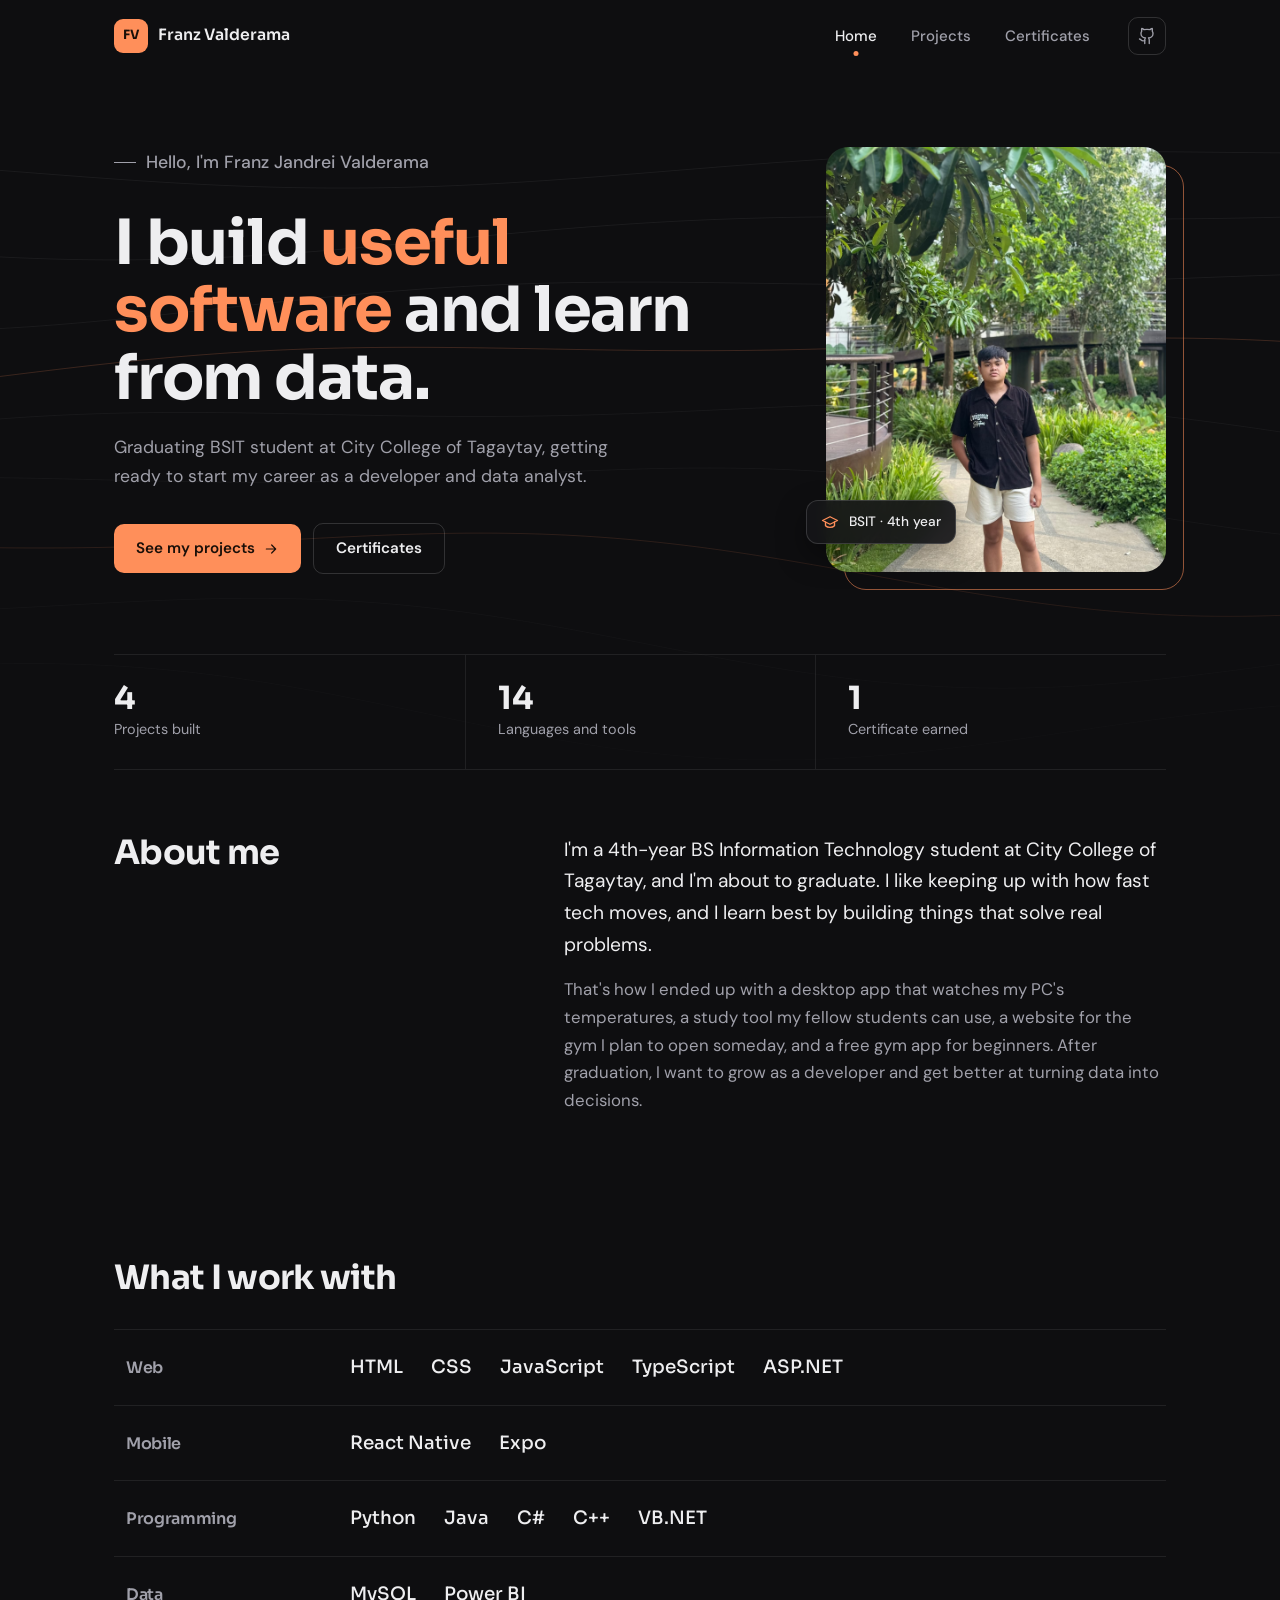
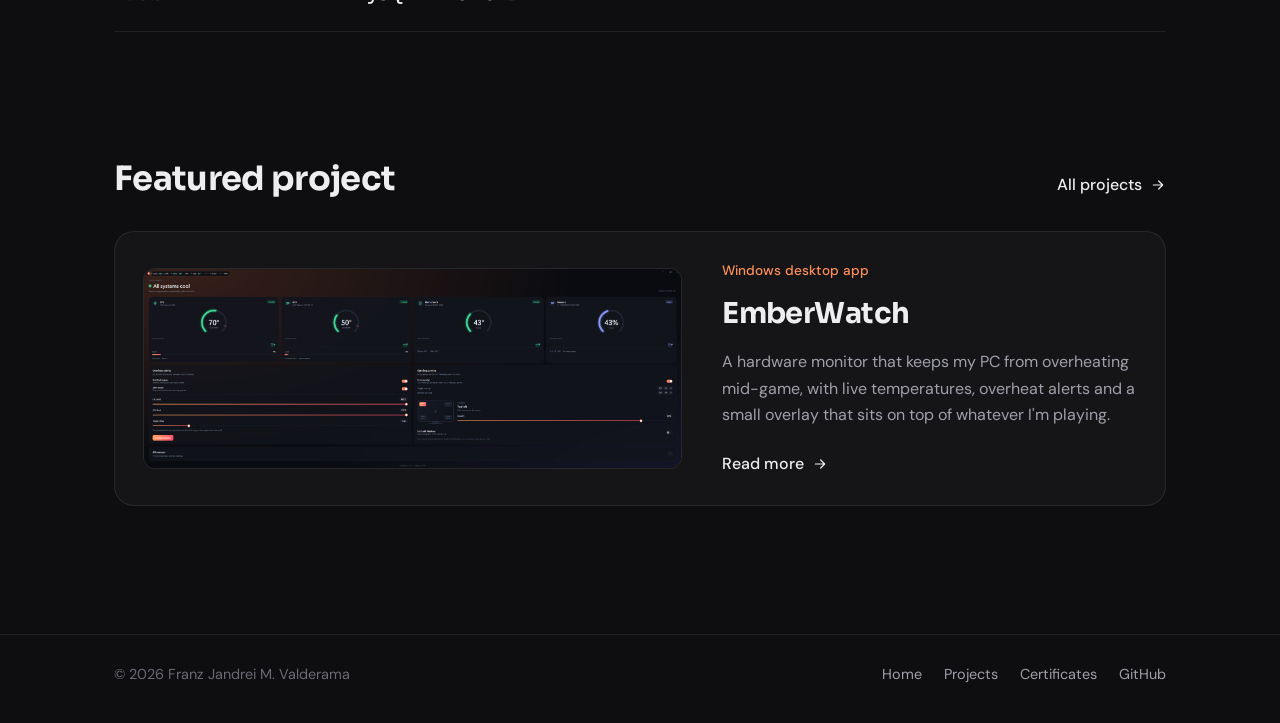
<file: index.html>
<!DOCTYPE html>
<html lang="en">
<head>
    <meta charset="UTF-8">
    <meta name="viewport" content="width=device-width, initial-scale=1.0">
    <title>Franz Valderama | Portfolio</title>
    <meta name="description" content="Portfolio of Franz Jandrei M. Valderama, an IT student, aspiring developer and data analyst.">
    <link rel="preconnect" href="https://fonts.googleapis.com">
    <link rel="preconnect" href="https://fonts.gstatic.com" crossorigin>
    <link href="https://fonts.googleapis.com/css2?family=DM+Sans:wght@400;500;600&family=Sora:wght@500;600;700&display=swap" rel="stylesheet">
    <link rel="stylesheet" href="style.css">
    <script>document.documentElement.classList.add('js');</script>
</head>
<body>

    <svg width="0" height="0" style="position:absolute" aria-hidden="true">
        <symbol id="i-github" viewBox="0 0 24 24"><path d="M15 22v-4a4.8 4.8 0 0 0-1-3.5c3 0 6-2 6-5.5.08-1.25-.27-2.48-1-3.5.28-1.15.28-2.35 0-3.5 0 0-1 0-3 1.5-2.64-.5-5.36-.5-8 0C6 2 5 2 5 2c-.3 1.15-.3 2.35 0 3.5A5.4 5.4 0 0 0 4 9c0 3.5 3 5.5 6 5.5-.39.49-.68 1.05-.85 1.65-.17.6-.22 1.23-.15 1.85v4"/><path d="M9 18c-4.51 2-5-2-7-2"/></symbol>
        <symbol id="i-menu" viewBox="0 0 24 24"><path d="M4 7h16M4 12h16M4 17h16"/></symbol>
        <symbol id="i-arrow-right" viewBox="0 0 24 24"><path d="M5 12h14M13 6l6 6-6 6"/></symbol>
        <symbol id="i-cap" viewBox="0 0 24 24"><path d="M22 10 12 5 2 10l10 5 10-5z"/><path d="M6 12v5c3 3 9 3 12 0v-5"/></symbol>
    </svg>

    <canvas id="waves" aria-hidden="true"></canvas>

    <header class="topnav">
        <div class="container">
            <a href="index.html" class="logo"><span class="logo-mark">FV</span>Franz Valderama</a>
            <nav class="nav-links" id="nav-links" aria-label="Main">
                <a href="index.html" class="active" aria-current="page">Home</a>
                <a href="projects.html">Projects</a>
                <a href="certificates.html">Certificates</a>
            </nav>
            <a href="https://github.com/dreijandrei" class="nav-icon" target="_blank" rel="noopener" aria-label="GitHub"><svg class="icon"><use href="#i-github"/></svg></a>
            <button class="menu-btn" aria-label="Open menu" aria-expanded="false" aria-controls="nav-links"><svg class="icon"><use href="#i-menu"/></svg></button>
        </div>
    </header>

    <main>
        <div class="container">

            <section class="hero">
                <div class="hero-text">
                    <p class="eyebrow">Hello, I'm Franz Jandrei Valderama</p>
                    <h1>I build <span class="accent">useful software</span> and learn from data.</h1>
                    <p>Graduating BSIT student at City College of Tagaytay, getting ready to start my career as a developer and data analyst.</p>
                    <div class="hero-actions">
                        <a href="projects.html" class="btn btn-primary">See my projects <svg class="icon"><use href="#i-arrow-right"/></svg></a>
                        <a href="certificates.html" class="btn btn-outline">Certificates</a>
                    </div>
                </div>

                <figure class="hero-photo">
                    <img src="profile.jpg" alt="Portrait of Franz Jandrei Valderama">
                    <figcaption class="photo-tag"><svg class="icon"><use href="#i-cap"/></svg>BSIT · 4th year</figcaption>
                </figure>
            </section>

            <div class="highlights reveal">
                <div><strong>4</strong><span>Projects built</span></div>
                <div><strong>14</strong><span>Languages and tools</span></div>
                <div><strong>1</strong><span>Certificate earned</span></div>
            </div>

            <section class="block about reveal">
                <h2>About me</h2>
                <div class="about-text">
                    <p>I'm a 4th-year BS Information Technology student at City College of Tagaytay, and I'm about to graduate. I like keeping up with how fast tech moves, and I learn best by building things that solve real problems.</p>
                    <p>That's how I ended up with a desktop app that watches my PC's temperatures, a study tool my fellow students can use, a website for the gym I plan to open someday, and a free gym app for beginners. After graduation, I want to grow as a developer and get better at turning data into decisions.</p>
                </div>
            </section>

            <section class="block">
                <div class="block-head reveal"><h2>What I work with</h2></div>
                <div class="skill-list reveal">
                    <div class="skill-row">
                        <h3>Web</h3>
                        <ul><li>HTML</li><li>CSS</li><li>JavaScript</li><li>TypeScript</li><li>ASP.NET</li></ul>
                    </div>
                    <div class="skill-row">
                        <h3>Mobile</h3>
                        <ul><li>React Native</li><li>Expo</li></ul>
                    </div>
                    <div class="skill-row">
                        <h3>Programming</h3>
                        <ul><li>Python</li><li>Java</li><li>C#</li><li>C++</li><li>VB.NET</li></ul>
                    </div>
                    <div class="skill-row">
                        <h3>Data</h3>
                        <ul><li>MySQL</li><li>Power BI</li></ul>
                    </div>
                </div>
            </section>

            <section class="block">
                <div class="block-head reveal">
                    <h2>Featured project</h2>
                    <a href="projects.html" class="arrow-link">All projects <svg class="icon"><use href="#i-arrow-right"/></svg></a>
                </div>
                <article class="featured reveal">
                    <a href="projects.html" class="featured-media">
                        <img src="images/emberwatch.png" alt="EmberWatch dashboard" loading="lazy">
                    </a>
                    <div>
                        <p class="label">Windows desktop app</p>
                        <h3>EmberWatch</h3>
                        <p>A hardware monitor that keeps my PC from overheating mid-game, with live temperatures, overheat alerts and a small overlay that sits on top of whatever I'm playing.</p>
                        <a href="projects.html" class="arrow-link">Read more <svg class="icon"><use href="#i-arrow-right"/></svg></a>
                    </div>
                </article>
            </section>

        </div>
    </main>

    <footer class="footer">
        <div class="container">
            <p>© 2026 Franz Jandrei M. Valderama</p>
            <nav aria-label="Footer">
                <a href="index.html">Home</a>
                <a href="projects.html">Projects</a>
                <a href="certificates.html">Certificates</a>
                <a href="https://github.com/dreijandrei" target="_blank" rel="noopener">GitHub</a>
            </nav>
        </div>
    </footer>

    <script src="script.js"></script>
</body>
</html>
</file>
<file: style.css>
:root {
    --bg: #0e0e10;
    --surface: #151518;
    --surface-2: #1b1b1f;
    --border: rgba(255, 255, 255, 0.08);
    --border-strong: rgba(255, 255, 255, 0.15);
    --text: #eeeef0;
    --muted: #a0a0aa;
    --faint: #6a6a74;
    --accent: #ff8f5a;
    --accent-strong: #ffa477;
    --accent-soft: rgba(255, 143, 90, 0.12);

    --heading: 'Sora', system-ui, sans-serif;
    --body: 'DM Sans', system-ui, sans-serif;

    --container: 1100px;
    --gutter: 24px;
    --ease: cubic-bezier(0.2, 0.7, 0.2, 1);
}

* {
    margin: 0;
    padding: 0;
    box-sizing: border-box;
}

html {
    scroll-behavior: smooth;
}

body {
    position: relative;
    font-family: var(--body);
    font-size: 16px;
    line-height: 1.65;
    color: var(--text);
    background: var(--bg);
    -webkit-font-smoothing: antialiased;
    overflow-x: hidden;
}

img {
    display: block;
    max-width: 100%;
}

a {
    color: inherit;
    text-decoration: none;
}

button {
    font: inherit;
    color: inherit;
    background: none;
    border: none;
    cursor: pointer;
}

h1, h2, h3 {
    font-family: var(--heading);
    letter-spacing: -0.02em;
}

svg.icon {
    width: 18px;
    height: 18px;
    flex-shrink: 0;
    fill: none;
    stroke: currentColor;
    stroke-width: 1.8;
    stroke-linecap: round;
    stroke-linejoin: round;
}

::selection {
    background: var(--accent);
    color: #1a0f08;
}

:focus-visible {
    outline: 2px solid var(--accent);
    outline-offset: 3px;
    border-radius: 6px;
}

.container {
    max-width: var(--container);
    margin: 0 auto;
    padding: 0 var(--gutter);
}

.accent {
    color: var(--accent);
}


/* --- BACKGROUND WAVES --- */
#waves {
    position: absolute;
    top: 0;
    left: 0;
    width: 100%;
    height: 100vh;
    z-index: -1;
    pointer-events: none;
    -webkit-mask-image: linear-gradient(to bottom, #000 30%, transparent 100%);
    mask-image: linear-gradient(to bottom, #000 30%, transparent 100%);
}


/* --- TOP NAV --- */
.topnav {
    position: sticky;
    top: 0;
    z-index: 50;
    border-bottom: 1px solid transparent;
    transition: background 0.3s, border-color 0.3s;
}

.topnav.scrolled {
    background: rgba(14, 14, 16, 0.8);
    backdrop-filter: blur(12px);
    -webkit-backdrop-filter: blur(12px);
    border-bottom-color: var(--border);
}

.topnav .container {
    display: flex;
    align-items: center;
    gap: 24px;
    height: 72px;
}

.logo {
    display: flex;
    align-items: center;
    gap: 10px;
    font-family: var(--heading);
    font-weight: 600;
    font-size: 0.98rem;
}

.logo-mark {
    display: grid;
    place-items: center;
    width: 34px;
    height: 34px;
    border-radius: 9px;
    background: var(--accent);
    color: #1a0f08;
    font-size: 0.8rem;
    font-weight: 700;
    letter-spacing: 0;
}

.nav-links {
    display: flex;
    gap: 6px;
    margin-left: auto;
}

.nav-links a {
    position: relative;
    padding: 8px 14px;
    font-size: 0.94rem;
    font-weight: 500;
    color: var(--muted);
    transition: color 0.2s;
}

.nav-links a:hover {
    color: var(--text);
}

.nav-links a.active {
    color: var(--text);
}

.nav-links a.active::after {
    content: '';
    position: absolute;
    left: 50%;
    bottom: 0;
    width: 5px;
    height: 5px;
    border-radius: 50%;
    background: var(--accent);
    transform: translateX(-50%);
}

.nav-icon {
    display: grid;
    place-items: center;
    width: 38px;
    height: 38px;
    border-radius: 10px;
    border: 1px solid var(--border-strong);
    color: var(--muted);
    transition: color 0.2s, border-color 0.2s;
}

.nav-icon:hover {
    color: var(--text);
    border-color: var(--muted);
}

.menu-btn {
    display: none;
}


/* --- PAGE --- */
main {
    animation: page-in 0.5s var(--ease);
}

@keyframes page-in {
    from { opacity: 0; transform: translateY(8px); }
}

.js .reveal {
    opacity: 0;
    transform: translateY(18px);
    transition: opacity 0.7s var(--ease), transform 0.7s var(--ease);
}

.js .reveal.show {
    opacity: 1;
    transform: none;
}

.page-intro {
    padding: 72px 0 56px;
}

.eyebrow {
    display: inline-flex;
    align-items: center;
    gap: 10px;
    font-size: 0.88rem;
    font-weight: 500;
    color: var(--accent);
    margin-bottom: 14px;
}

.eyebrow::before {
    content: '';
    width: 22px;
    height: 1.5px;
    background: currentColor;
}

.page-intro h1 {
    font-size: clamp(2.2rem, 5vw, 3.4rem);
    font-weight: 700;
    line-height: 1.1;
    margin-bottom: 12px;
}

.page-intro p {
    max-width: 560px;
    color: var(--muted);
    font-size: 1.05rem;
}

.block {
    padding: 64px 0;
}

.block-head {
    display: flex;
    align-items: flex-end;
    justify-content: space-between;
    gap: 20px;
    margin-bottom: 32px;
}

.block-head h2 {
    font-size: clamp(1.6rem, 3vw, 2.1rem);
    font-weight: 700;
    line-height: 1.15;
}

.arrow-link {
    display: inline-flex;
    align-items: center;
    gap: 8px;
    font-weight: 500;
    color: var(--text);
    transition: color 0.2s, gap 0.2s;
}

.arrow-link .icon {
    width: 16px;
    height: 16px;
}

.arrow-link:hover {
    color: var(--accent);
    gap: 12px;
}


/* --- BUTTONS --- */
.btn {
    display: inline-flex;
    align-items: center;
    gap: 8px;
    padding: 12px 22px;
    border-radius: 10px;
    font-weight: 600;
    font-size: 0.95rem;
    transition: background 0.2s, color 0.2s, border-color 0.2s, transform 0.2s;
}

.btn .icon {
    width: 16px;
    height: 16px;
}

.btn-primary {
    background: var(--accent);
    color: #1a0f08;
}

.btn-primary:hover {
    background: var(--accent-strong);
    transform: translateY(-1px);
}

.btn-outline {
    border: 1px solid var(--border-strong);
}

.btn-outline:hover {
    border-color: var(--accent);
    color: var(--accent);
}


/* --- HOME: HERO --- */
.hero {
    display: grid;
    grid-template-columns: 1.25fr 0.75fr;
    align-items: center;
    gap: 64px;
    padding: 72px 0 80px;
}

.hero h1 {
    font-size: clamp(2.4rem, 5.2vw, 3.9rem);
    font-weight: 700;
    line-height: 1.08;
    margin-bottom: 22px;
}

.hero-text > p {
    max-width: 520px;
    font-size: 1.1rem;
    color: var(--muted);
    margin-bottom: 32px;
}

.hero-actions {
    display: flex;
    flex-wrap: wrap;
    align-items: center;
    gap: 12px;
}

.hero-photo {
    position: relative;
    justify-self: end;
    width: 100%;
    max-width: 340px;
}

.hero-photo::before {
    content: '';
    position: absolute;
    inset: 18px -18px -18px 18px;
    border: 1.5px solid var(--accent);
    border-radius: 22px;
    opacity: 0.55;
    transition: inset 0.4s var(--ease);
}

.hero-photo:hover::before {
    inset: 12px -12px -12px 12px;
}

.hero-photo img {
    position: relative;
    width: 100%;
    aspect-ratio: 4 / 5;
    object-fit: cover;
    border-radius: 22px;
}

.photo-tag {
    position: absolute;
    left: -20px;
    bottom: 28px;
    display: flex;
    align-items: center;
    gap: 10px;
    padding: 10px 14px;
    border-radius: 12px;
    font-size: 0.85rem;
    font-weight: 500;
    background: rgba(21, 21, 24, 0.92);
    border: 1px solid var(--border-strong);
    backdrop-filter: blur(8px);
    -webkit-backdrop-filter: blur(8px);
    box-shadow: 0 12px 30px rgba(0, 0, 0, 0.4);
}

.photo-tag .icon {
    color: var(--accent);
}

.highlights {
    display: grid;
    grid-template-columns: repeat(3, 1fr);
    border-top: 1px solid var(--border);
    border-bottom: 1px solid var(--border);
}

.highlights div {
    padding: 26px 0;
}

.highlights div + div {
    padding-left: 32px;
    border-left: 1px solid var(--border);
}

.highlights strong {
    display: block;
    font-family: var(--heading);
    font-size: 2rem;
    font-weight: 700;
    line-height: 1.1;
}

.highlights span {
    font-size: 0.9rem;
    color: var(--muted);
}


/* --- HOME: ABOUT --- */
.about {
    display: grid;
    grid-template-columns: 0.8fr 1.2fr;
    gap: 48px;
}

.about h2 {
    font-size: clamp(1.6rem, 3vw, 2.1rem);
    font-weight: 700;
    line-height: 1.15;
}

.about-text p {
    font-size: 1.05rem;
    color: var(--muted);
    margin-bottom: 16px;
}

.about-text p:first-child {
    font-size: 1.2rem;
    color: var(--text);
}


/* --- HOME: SKILLS --- */
.skill-list {
    border-top: 1px solid var(--border);
}

.skill-row {
    display: grid;
    grid-template-columns: 200px 1fr;
    gap: 24px;
    align-items: baseline;
    padding: 22px 12px;
    border-bottom: 1px solid var(--border);
    transition: background 0.25s;
}

.skill-row:hover {
    background: rgba(255, 255, 255, 0.02);
}

.skill-row h3 {
    font-size: 1rem;
    font-weight: 600;
    color: var(--muted);
}

.skill-row ul {
    list-style: none;
    display: flex;
    flex-wrap: wrap;
    gap: 6px 28px;
    font-family: var(--heading);
    font-size: 1.15rem;
    font-weight: 500;
}


/* --- HOME: FEATURED --- */
.featured {
    display: grid;
    grid-template-columns: 1.3fr 1fr;
    align-items: center;
    gap: 40px;
    padding: 28px;
    background: var(--surface);
    border: 1px solid var(--border);
    border-radius: 20px;
}

.featured-media {
    display: block;
    border-radius: 12px;
    overflow: hidden;
    border: 1px solid var(--border);
}

.featured-media img {
    width: 100%;
    transition: transform 0.7s var(--ease);
}

.featured-media:hover img {
    transform: scale(1.03);
}

.featured .label {
    font-size: 0.85rem;
    font-weight: 500;
    color: var(--accent);
    margin-bottom: 8px;
}

.featured h3 {
    font-size: 1.8rem;
    font-weight: 700;
    margin-bottom: 12px;
}

.featured p {
    color: var(--muted);
    margin-bottom: 22px;
}


/* --- PROJECTS: ROWS --- */
.project-list {
    display: grid;
    gap: 96px;
    padding-bottom: 40px;
}

.project-row {
    display: grid;
    grid-template-columns: 1.15fr 1fr;
    align-items: center;
    gap: 56px;
}

.project-row:nth-child(even) .row-media {
    order: 2;
}

.row-media {
    position: relative;
    display: block;
    width: 100%;
    padding: 14px;
    background: var(--surface);
    border: 1px solid var(--border);
    border-radius: 18px;
    transition: border-color 0.3s;
}

button.row-media {
    cursor: zoom-in;
}

.row-media:hover {
    border-color: var(--border-strong);
}

.row-media img {
    width: 100%;
    aspect-ratio: 16 / 10;
    object-fit: cover;
    object-position: left top;
    border-radius: 10px;
}

.row-num {
    font-family: var(--heading);
    font-size: 0.9rem;
    font-weight: 600;
    color: var(--accent);
}

.row-type {
    font-size: 0.9rem;
    color: var(--faint);
    margin-left: 10px;
}

.row-text h2 {
    font-size: clamp(1.8rem, 3.4vw, 2.4rem);
    font-weight: 700;
    line-height: 1.1;
    margin: 10px 0 14px;
}

.row-text > p {
    color: var(--muted);
    margin-bottom: 18px;
}

.features {
    margin-bottom: 18px;
    border-top: 1px solid var(--border);
    border-bottom: 1px solid var(--border);
}

.features summary {
    display: flex;
    align-items: center;
    justify-content: space-between;
    padding: 14px 0;
    font-weight: 600;
    font-size: 0.95rem;
    cursor: pointer;
    list-style: none;
}

.features summary::-webkit-details-marker {
    display: none;
}

.features summary .icon {
    width: 16px;
    height: 16px;
    color: var(--muted);
    transition: transform 0.3s var(--ease);
}

.features[open] summary .icon {
    transform: rotate(45deg);
    color: var(--accent);
}

.features ul {
    list-style: none;
    display: grid;
    gap: 8px;
    padding: 0 0 18px;
}

.features li {
    position: relative;
    padding-left: 18px;
    font-size: 0.94rem;
    color: var(--muted);
}

.features li::before {
    content: '';
    position: absolute;
    left: 0;
    top: 0.7em;
    width: 8px;
    height: 1.5px;
    background: var(--accent);
}

.stack {
    font-size: 0.9rem;
    color: var(--faint);
    margin-bottom: 20px;
}

.stack span {
    color: var(--text);
}

.row-links {
    display: flex;
    flex-wrap: wrap;
    gap: 10px;
}


/* --- CERTIFICATES: TIMELINE --- */
.timeline {
    position: relative;
    padding-bottom: 40px;
}

.tl-item {
    display: grid;
    grid-template-columns: 110px 1fr;
    gap: 32px;
}

.tl-year {
    position: relative;
    font-family: var(--heading);
    font-size: 1.5rem;
    font-weight: 700;
    color: var(--muted);
    padding-top: 22px;
}

.tl-year::after {
    content: '';
    position: absolute;
    top: 36px;
    right: -37px;
    width: 10px;
    height: 10px;
    border-radius: 50%;
    background: var(--accent);
    box-shadow: 0 0 0 5px var(--accent-soft);
}

.tl-entry {
    position: relative;
    padding-left: 32px;
    padding-bottom: 40px;
    border-left: 1px solid var(--border-strong);
}

.cert {
    display: grid;
    grid-template-columns: 300px 1fr;
    gap: 28px;
    align-items: center;
    padding: 20px;
    background: var(--surface);
    border: 1px solid var(--border);
    border-radius: 18px;
}

.cert-thumb {
    display: block;
    border-radius: 10px;
    overflow: hidden;
    cursor: zoom-in;
}

.cert-thumb img {
    width: 100%;
    transition: transform 0.6s var(--ease);
}

.cert-thumb:hover img {
    transform: scale(1.04);
}

.cert-date {
    font-size: 0.88rem;
    color: var(--accent);
    font-weight: 500;
    margin-bottom: 6px;
}

.cert h2 {
    font-size: 1.35rem;
    font-weight: 700;
    line-height: 1.25;
    margin-bottom: 8px;
}

.cert p {
    color: var(--muted);
    font-size: 0.95rem;
    margin-bottom: 14px;
}

.cert-id {
    font-size: 0.85rem;
    color: var(--faint);
    margin-bottom: 18px;
}

.cert-id span {
    color: var(--text);
    font-variant-numeric: tabular-nums;
}


/* --- FOOTER --- */
.footer {
    margin-top: 64px;
    border-top: 1px solid var(--border);
}

.footer .container {
    display: flex;
    flex-wrap: wrap;
    align-items: center;
    justify-content: space-between;
    gap: 16px;
    padding-top: 28px;
    padding-bottom: 36px;
    font-size: 0.9rem;
    color: var(--faint);
}

.footer nav {
    display: flex;
    gap: 22px;
}

.footer a {
    color: var(--muted);
    transition: color 0.2s;
}

.footer a:hover {
    color: var(--text);
}


/* --- LIGHTBOX --- */
.lightbox {
    max-width: min(1200px, calc(100vw - 32px));
    max-height: calc(100vh - 48px);
    margin: auto;
    padding: 0;
    border: none;
    background: transparent;
    overflow: visible;
}

.lightbox[open] {
    animation: pop 0.3s var(--ease);
}

@keyframes pop {
    from { opacity: 0; transform: scale(0.97); }
}

.lightbox::backdrop {
    background: rgba(5, 5, 7, 0.85);
    backdrop-filter: blur(4px);
}

.lightbox img {
    max-width: 100%;
    max-height: calc(100vh - 48px);
    margin: 0 auto;
    border-radius: 12px;
    border: 1px solid var(--border-strong);
}

.lightbox-close {
    position: fixed;
    top: 18px;
    right: 18px;
    display: grid;
    place-items: center;
    width: 40px;
    height: 40px;
    border-radius: 10px;
    background: var(--surface-2);
    border: 1px solid var(--border-strong);
}

.lightbox-close:hover {
    color: var(--accent);
    border-color: var(--accent);
}


/* --- RESPONSIVE --- */
@media (max-width: 900px) {
    .hero {
        grid-template-columns: 1fr;
        gap: 48px;
        padding-top: 40px;
    }

    .hero-photo {
        justify-self: start;
        max-width: 280px;
        margin-left: 20px;
    }

    .about,
    .featured,
    .project-row {
        grid-template-columns: 1fr;
    }

    .about {
        gap: 20px;
    }

    .project-row {
        gap: 28px;
    }

    .project-row:nth-child(even) .row-media {
        order: 0;
    }

    .project-list {
        gap: 72px;
    }

    .cert {
        grid-template-columns: 1fr;
    }
}

@media (max-width: 680px) {
    :root {
        --gutter: 16px;
    }

    .topnav .container {
        height: 64px;
    }

    .menu-btn {
        display: grid;
        place-items: center;
        width: 38px;
        height: 38px;
        border-radius: 10px;
        border: 1px solid var(--border-strong);
        margin-left: auto;
    }

    .nav-icon {
        display: none;
    }

    .nav-links {
        position: absolute;
        top: 100%;
        left: 0;
        right: 0;
        flex-direction: column;
        gap: 0;
        margin: 0;
        padding: 8px var(--gutter) 16px;
        background: rgba(14, 14, 16, 0.97);
        border-bottom: 1px solid var(--border);
        opacity: 0;
        visibility: hidden;
        transform: translateY(-6px);
        transition: opacity 0.25s, visibility 0.25s, transform 0.25s;
    }

    .nav-links.open {
        opacity: 1;
        visibility: visible;
        transform: none;
    }

    .nav-links a {
        padding: 14px 4px;
        font-size: 1.05rem;
        border-bottom: 1px solid var(--border);
    }

    .nav-links a:last-child {
        border-bottom: none;
    }

    .nav-links a.active::after {
        left: auto;
        right: 4px;
        top: 50%;
        bottom: auto;
        transform: translateY(-50%);
    }

    .highlights {
        grid-template-columns: 1fr;
    }

    .highlights div + div {
        padding-left: 0;
        border-left: none;
        border-top: 1px solid var(--border);
    }

    .highlights div {
        padding: 18px 0;
    }

    .skill-row {
        grid-template-columns: 1fr;
        gap: 8px;
        padding: 18px 4px;
    }

    .featured {
        padding: 16px;
        gap: 24px;
    }

    .page-intro {
        padding: 44px 0 36px;
    }

    .block {
        padding: 48px 0;
    }

    .tl-item {
        grid-template-columns: 1fr;
        gap: 12px;
    }

    .tl-year {
        padding-top: 0;
        padding-left: 22px;
    }

    .tl-year::after {
        top: 12px;
        left: 0;
        right: auto;
    }

    .tl-entry {
        padding-left: 0;
        border-left: none;
    }

    .cert {
        padding: 14px;
    }

    .footer .container {
        flex-direction: column;
        align-items: flex-start;
    }
}

@media (prefers-reduced-motion: reduce) {
    html {
        scroll-behavior: auto;
    }

    *,
    *::before,
    *::after {
        animation: none !important;
        transition: none !important;
    }

    .js .reveal {
        opacity: 1;
        transform: none;
    }
}
</file>
